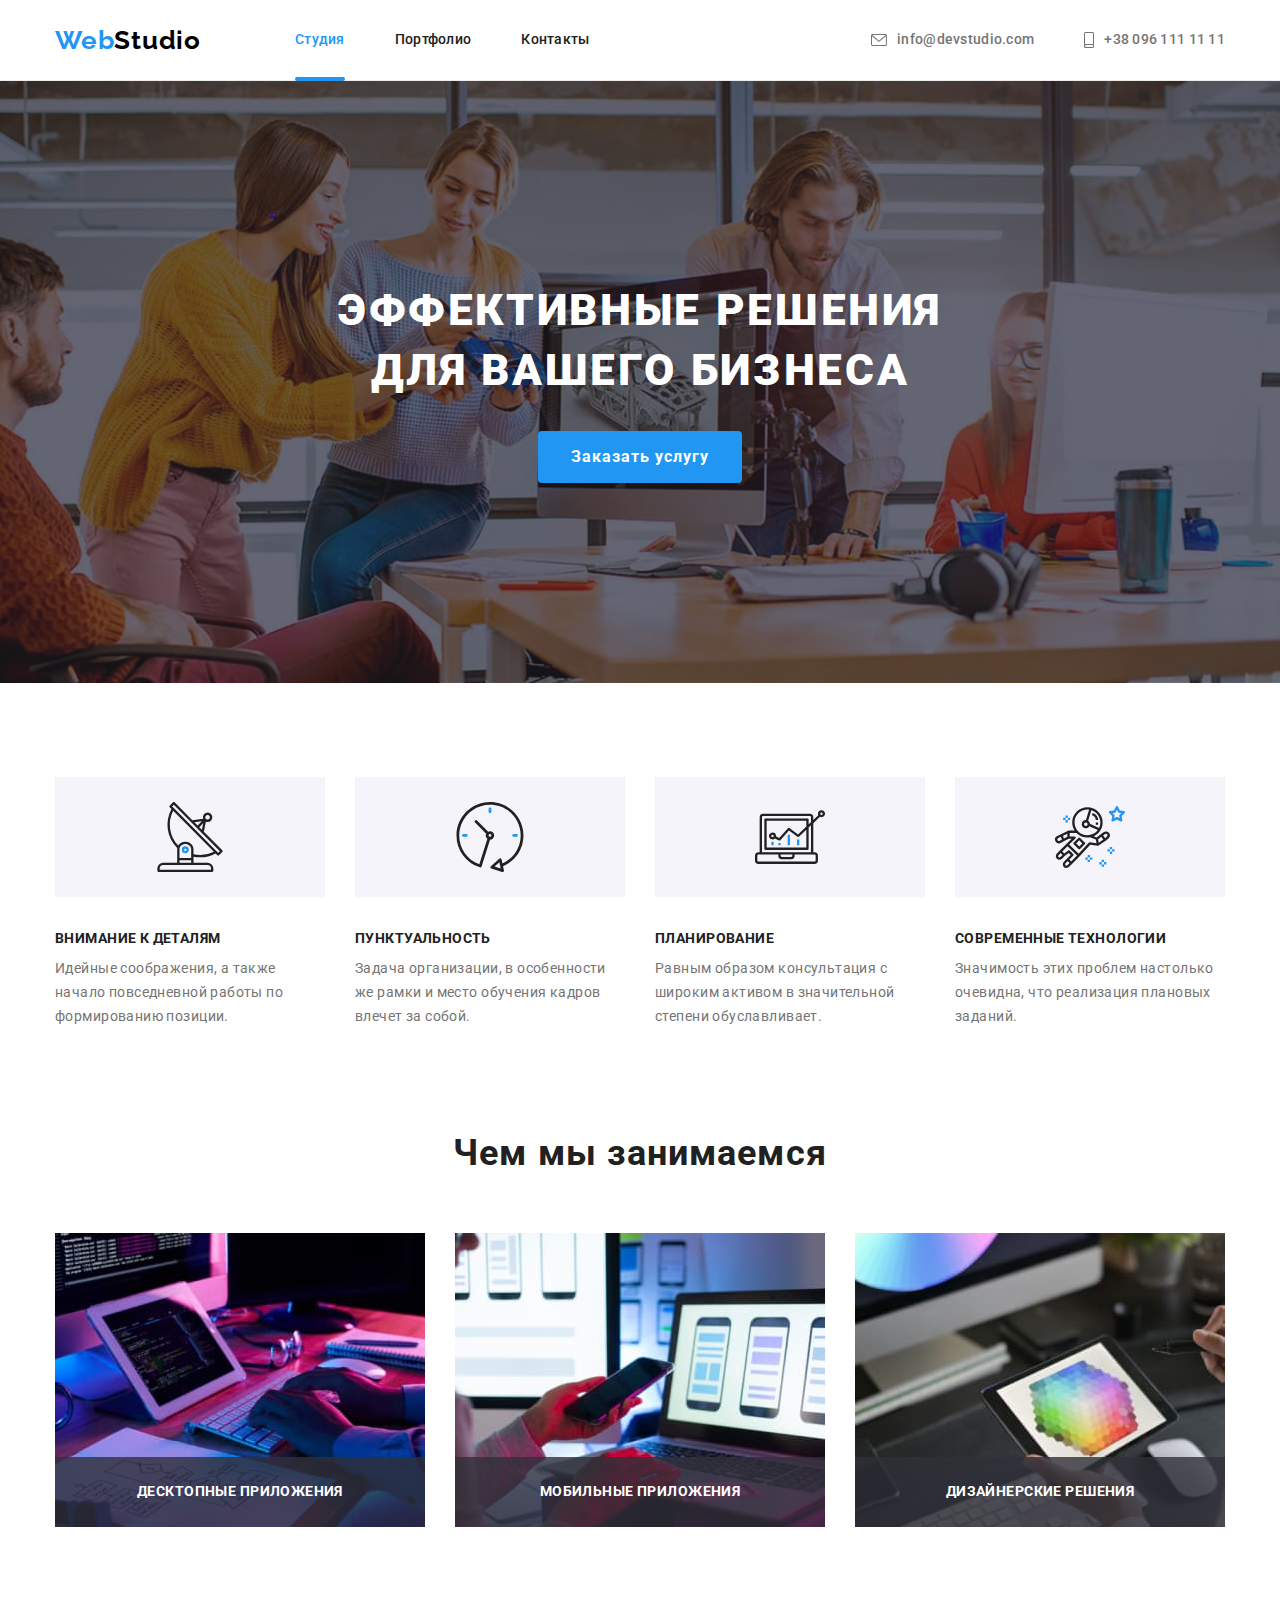
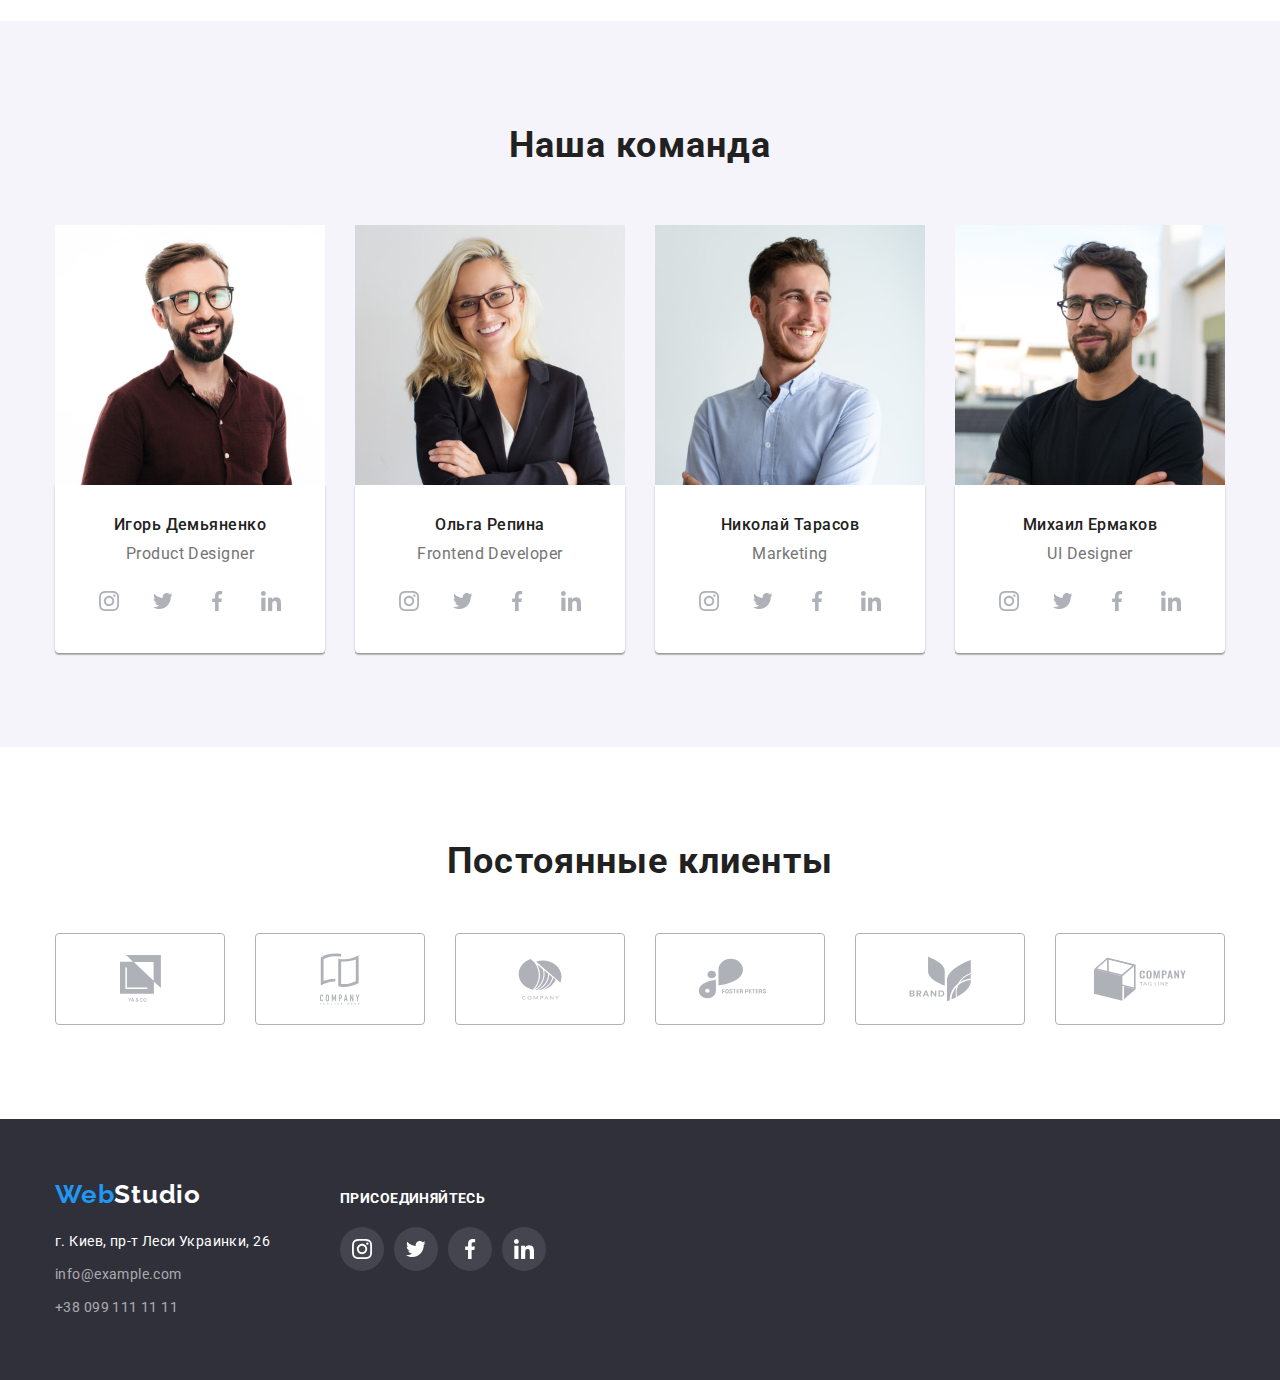
<file: index.html>
<!DOCTYPE html>
<html lang="ru">
  <head>
    <link
      rel="stylesheet"
      href="https://cdnjs.cloudflare.com/ajax/libs/modern-normalize/1.1.0/modern-normalize.min.css"
    />
    <meta charset="UTF-8" />
    <meta http-equiv="X-UA-Compatible" content="IE=edge" />
    <meta name="viewport" content="width=device-width, initial-scale=1.0" />
    <title>Studio</title>
    <link rel="preconnect" href="https://fonts.googleapis.com" />
    <link rel="preconnect" href="https://fonts.gstatic.com" crossorigin />
    <link
      href="https://fonts.googleapis.com/css2?family=Raleway:wght@700&family=Roboto:wght@400;500;700;900&display=swap"
      rel="stylesheet"
    />
    <link href="./css/styles.css" rel="stylesheet" />
  </head>
  <body>
    <!--HEADER-->

    <header class="header">
      <div class="container">
        <nav class="header-navigation">
          <a class="logo logo-header link" href="./index.html" lang="en"
            >Web<span class="logo-right-header link" lang="en">Studio</span></a
          >
          <ul class="header-list list">
            <li class="header-item">
              <a class="header-link active-link link" href="">Студия</a>
            </li>

            <li class="header-item">
              <a class="header-link link" href="./portfolio.html">Портфолио</a>
            </li>

            <li class="header-item">
              <a class="header-link link" href="">Контакты</a>
            </li>
          </ul>
        </nav>
        <div class="header-contacts">
          <a class="header-mail hover-focus link" href="mailto:info@devstudio.com"
            ><svg class="header-icon" width="16" height="12">
              <use href="./images/sprite.svg#icon-mail"></use></svg
            >info@devstudio.com
          </a>
          <a class="header-tel hover-focus link" href="tel:+380961111111">
            <svg class="header-icon" width="10" height="16">
              <use href="./images/sprite.svg#icon-tell"></use></svg
            >+38 096 111 11 11
          </a>
        </div>
      </div>
    </header>
    <main>
      <!--HERO-->

      <section class="hero">
        <div class="container">
          <h1 class="hero-title">Эффективные решения для вашего бизнеса</h1>
          <button class="hero-button" type="button" data-modal-open>Заказать услугу</button>
        </div>
      </section>

      <!--FEATURES-->

      <section class="features section">
        <div class="container">
          <h2 class="visually-hidden">Наши особенности</h2>
          <ul class="features-list list">
            <li class="features-item features-icon-first">
              <h3 class="features-item-title">Внимание к деталям</h3>
              <p class="features-text">
                Идейные соображения, а также начало повседневной работы по формированию позиции.
              </p>
            </li>

            <li class="features-item features-icon-second">
              <h3 class="features-item-title">Пунктуальность</h3>
              <p class="features-text">
                Задача организации, в особенности же рамки и место обучения кадров влечет за собой.
              </p>
            </li>

            <li class="features-item features-icon-third">
              <h3 class="features-item-title">Планирование</h3>
              <p class="features-text">
                Равным образом консультация с широким активом в значительной степени обуславливает.
              </p>
            </li>

            <li class="features-item features-icon-fourth">
              <h3 class="features-item-title">Современные технологии</h3>
              <p class="features-text">
                Значимость этих проблем настолько очевидна, что реализация плановых заданий.
              </p>
            </li>
          </ul>
        </div>
      </section>

      <!--DIRECTIONS-->

      <section class="directions section">
        <div class="container">
          <h2 class="directions-title">Чем мы занимаемся</h2>
          <ul class="directions-list list">
            <li class="directions-item">
              <img
                class="directions-img-block"
                src="./images/what-are-we-doing/box-first.jpg"
                alt="Написание кода"
                width="370"
                height="294"
              />
              <p class="directions-text">Десктопные приложения</p>
            </li>

            <li class="directions-item">
              <img
                class="directions-img-block"
                src="./images/what-are-we-doing/box-second.jpg"
                alt="Мобильные приложения"
                width="370"
                height="294"
              />
              <p class="directions-text">Мобильные приложения</p>
            </li>

            <li class="directions-item">
              <img
                class="directions-img-block"
                src="./images/what-are-we-doing/box-third.jpg"
                alt="Графический дизайн"
                width="370"
                height="294"
              />
              <p class="directions-text">Дизайнерские решения</p>
            </li>
          </ul>
        </div>
      </section>

      <!--TEAM-->

      <section class="team section">
        <div class="container">
          <h2 class="team-title">Наша команда</h2>
          <ul class="team-list list">
            <li class="team-item">
              <img
                src="./images/our-team/master-first.jpg"
                alt="мужчина в очках и в бордовой рубашке"
                width="270"
                height="260"
              />
              <div class="team-img-after">
                <h3 class="team-item-title">Игорь Демьяненко</h3>
                <p class="team-text" lang="en">Product Designer</p>
                <ul class="team-social-list list">
                  <li class="team-item-social">
                    <a
                      href=""
                      rel="noopener noreferrer"
                      target="_blank"
                      class="team-social-link social"
                    >
                      <svg class="team-social-icon" width="20" height="20">
                        <use href="./images/sprite.svg#icon-instagram"></use>
                      </svg>
                    </a>
                  </li>

                  <li class="team-item-social">
                    <a
                      href=""
                      rel="noopener noreferrer"
                      target="_blank"
                      class="team-social-link social"
                    >
                      <svg class="team-social-icon" width="20" height="20">
                        <use href="./images/sprite.svg#icon-twitter"></use>
                      </svg>
                    </a>
                  </li>

                  <li class="team-item-social">
                    <a
                      href=""
                      rel="noopener noreferrer"
                      target="_blank"
                      class="team-social-link social"
                    >
                      <svg class="team-social-icon" width="20" height="20">
                        <use href="./images/sprite.svg#icon-facebook"></use>
                      </svg>
                    </a>
                  </li>

                  <li class="team-item-social">
                    <a
                      href=""
                      rel="noopener noreferrer"
                      target="_blank"
                      class="team-social-link social"
                    >
                      <svg class="team-social-icon" width="20" height="20">
                        <use href="./images/sprite.svg#icon-linkedin"></use>
                      </svg>
                    </a>
                  </li>
                </ul>
              </div>
            </li>
            <li class="team-item">
              <img
                src="./images/our-team/master-second.jpg"
                alt="женщина в очках и в черном пиджаке"
                width="270"
                height="260"
              />
              <div class="team-img-after">
                <h3 class="team-item-title">Ольга Репина</h3>
                <p class="team-text" lang="en">Frontend Developer</p>
                <ul class="team-social-list list">
                  <li class="team-item-social">
                    <a
                      href=""
                      rel="noopener noreferrer"
                      target="_blank"
                      class="team-social-link social"
                    >
                      <svg class="team-social-icon" width="20" height="20">
                        <use href="./images/sprite.svg#icon-instagram"></use>
                      </svg>
                    </a>
                  </li>

                  <li class="team-item-social">
                    <a
                      href=""
                      rel="noopener noreferrer"
                      target="_blank"
                      class="team-social-link social"
                    >
                      <svg class="team-social-icon" width="20" height="20">
                        <use href="./images/sprite.svg#icon-twitter"></use>
                      </svg>
                    </a>
                  </li>

                  <li class="team-item-social">
                    <a
                      href=""
                      rel="noopener noreferrer"
                      target="_blank"
                      class="team-social-link social"
                    >
                      <svg class="team-social-icon" width="20" height="20">
                        <use href="./images/sprite.svg#icon-facebook"></use>
                      </svg>
                    </a>
                  </li>

                  <li class="team-item-social">
                    <a
                      href=""
                      rel="noopener noreferrer"
                      target="_blank"
                      class="team-social-link social"
                    >
                      <svg class="team-social-icon" width="20" height="20">
                        <use href="./images/sprite.svg#icon-linkedin"></use>
                      </svg>
                    </a>
                  </li>
                </ul>
              </div>
            </li>
            <li class="team-item">
              <img
                src="./images/our-team/master-third.jpg"
                alt="мужчина в голубой рубашке"
                width="270"
                height="260"
              />
              <div class="team-img-after">
                <h3 class="team-item-title">Николай Тарасов</h3>
                <p class="team-text" lang="en">Marketing</p>
                <ul class="team-social-list list">
                  <li class="team-item-social">
                    <a
                      href=""
                      rel="noopener noreferrer"
                      target="_blank"
                      class="team-social-link social"
                    >
                      <svg class="team-social-icon" width="20" height="20">
                        <use href="./images/sprite.svg#icon-instagram"></use>
                      </svg>
                    </a>
                  </li>

                  <li class="team-item-social">
                    <a
                      href=""
                      rel="noopener noreferrer"
                      target="_blank"
                      class="team-social-link social"
                    >
                      <svg class="team-social-icon" width="20" height="20">
                        <use href="./images/sprite.svg#icon-twitter"></use>
                      </svg>
                    </a>
                  </li>

                  <li class="team-item-social">
                    <a
                      href=""
                      rel="noopener noreferrer"
                      target="_blank"
                      class="team-social-link social"
                    >
                      <svg class="team-social-icon" width="20" height="20">
                        <use href="./images/sprite.svg#icon-facebook"></use>
                      </svg>
                    </a>
                  </li>

                  <li class="team-item-social">
                    <a
                      href=""
                      rel="noopener noreferrer"
                      target="_blank"
                      class="team-social-link social"
                    >
                      <svg class="team-social-icon" width="20" height="20">
                        <use href="./images/sprite.svg#icon-linkedin"></use>
                      </svg>
                    </a>
                  </li>
                </ul>
              </div>
            </li>
            <li class="team-item">
              <img
                src="./images/our-team/master-fourth.jpg"
                alt="мужчина в очках и в черной футболке"
                width="270"
                height="260"
              />
              <div class="team-img-after">
                <h3 class="team-item-title">Михаил Ермаков</h3>
                <p class="team-text" lang="en">UI Designer</p>
                <ul class="team-social-list list">
                  <li class="team-item-social">
                    <a
                      href=""
                      rel="noopener noreferrer"
                      target="_blank"
                      class="team-social-link social"
                    >
                      <svg class="team-social-icon" width="20" height="20">
                        <use href="./images/sprite.svg#icon-instagram"></use>
                      </svg>
                    </a>
                  </li>

                  <li class="team-item-social">
                    <a
                      href=""
                      rel="noopener noreferrer"
                      target="_blank"
                      class="team-social-link social"
                    >
                      <svg class="team-social-icon" width="20" height="20">
                        <use href="./images/sprite.svg#icon-twitter"></use>
                      </svg>
                    </a>
                  </li>

                  <li class="team-item-social">
                    <a
                      href=""
                      rel="noopener noreferrer"
                      target="_blank"
                      class="team-social-link social"
                    >
                      <svg class="team-social-icon" width="20" height="20">
                        <use href="./images/sprite.svg#icon-facebook"></use>
                      </svg>
                    </a>
                  </li>

                  <li class="team-item-social">
                    <a
                      href=""
                      rel="noopener noreferrer"
                      target="_blank"
                      class="team-social-link social"
                    >
                      <svg class="team-social-icon" width="20" height="20">
                        <use href="./images/sprite.svg#icon-linkedin"></use>
                      </svg>
                    </a>
                  </li>
                </ul>
              </div>
            </li>
          </ul>
        </div>
      </section>

      <!--CLIENTS-->

      <section class="clients section">
        <div class="container">
          <h2 class="clients-title">Постоянные клиенты</h2>
          <ul class="clients-list list">
            <li class="clients-item">
              <a href="" rel="noopener noreferrer" target="_blank" class="clients-link link">
                <svg class="clients-icon" width="41" height="47">
                  <use href="./images/sprite.svg#icon-client-first"></use>
                </svg>
              </a>
            </li>

            <li class="clients-item">
              <a href="" rel="noopener noreferrer" target="_blank" class="clients-link link">
                <svg class="clients-icon" width="40" height="52">
                  <use href="./images/sprite.svg#icon-client-second"></use>
                </svg>
              </a>
            </li>

            <li class="clients-item">
              <a href="" rel="noopener noreferrer" target="_blank" class="clients-link link">
                <svg class="clients-icon" width="44" height="42">
                  <use href="./images/sprite.svg#icon-client-third"></use>
                </svg>
              </a>
            </li>

            <li class="clients-item">
              <a href="" rel="noopener noreferrer" target="_blank" class="clients-link link">
                <svg class="clients-icon" width="85" height="41">
                  <use href="./images/sprite.svg#icon-client-fourth"></use>
                </svg>
              </a>
            </li>

            <li class="clients-item">
              <a href="" rel="noopener noreferrer" target="_blank" class="clients-link link">
                <svg class="clients-icon" width="63" height="46">
                  <use href="./images/sprite.svg#icon-client-fifth"></use>
                </svg>
              </a>
            </li>

            <li class="clients-item">
              <a href="" rel="noopener noreferrer" target="_blank" class="clients-link link">
                <svg class="clients-icon" width="94" height="44">
                  <use href="./images/sprite.svg#icon-client-sixth"></use>
                </svg>
              </a>
            </li>
          </ul>
        </div>
      </section>
    </main>

    <!--FOOTER-->

    <footer class="footer">
      <div class="container section">
        <div class="footer-left">
          <a class="logo logo-footer link" href="./index.html" lang="en"
            >Web<span class="logo-right-footer link" lang="en">Studio</span></a
          >
          <address class="footer-address">
            <ul class="footer-list list">
              <li class="footer-item">
                <a
                  class="footer-link-map link"
                  href="https://goo.gl/maps/AGmY3bvH4sLyyWcT8"
                  target="_blank"
                  rel="noreferrer noopener"
                  >г. Киев, пр-т Леси Украинки, 26</a
                >
              </li>

              <li class="footer-item">
                <a class="footer-link-mail link" href="mailto:info@example.com">info@example.com</a>
              </li>

              <li class="footer-item">
                <a class="footer-link-tel link" href="tel:+380991111111">+38 099 111 11 11</a>
              </li>
            </ul>
          </address>
        </div>
        <div class="footer-right">
          <h3 class="footer-social-text">присоединяйтесь</h3>
          <ul class="footer-social-list list">
            <li class="footer-social-item">
              <a href="" class="footer-social-link link">
                <svg class="footer-sical-icon" width="20" height="20">
                  <use href="./images/sprite.svg#icon-instagram"></use>
                </svg>
              </a>
            </li>

            <li class="footer-social-item">
              <a href="" class="footer-social-link link">
                <svg class="footer-sical-icon" width="20" height="20">
                  <use href="./images/sprite.svg#icon-twitter"></use>
                </svg>
              </a>
            </li>

            <li class="footer-social-item">
              <a href="" class="footer-social-link link">
                <svg class="footer-sical-icon" width="20" height="20">
                  <use href="./images/sprite.svg#icon-facebook"></use>
                </svg>
              </a>
            </li>

            <li class="footer-social-item">
              <a href="" class="footer-social-link link">
                <svg class="footer-sical-icon" width="20" height="20">
                  <use href="./images/sprite.svg#icon-linkedin"></use>
                </svg>
              </a>
            </li>
          </ul>
        </div>
      </div>
    </footer>
    <div class="backdrop is-hidden" data-modal>
      <div class="modal-window">
        <button type="button" class="btn-modal" data-modal-close>
          <svg class="modal-icon" height="18" width="18">
            <use href="./images/sprite.svg#icon-modal-close"></use>
          </svg>
        </button>
      </div>
    </div>
    <script src="./js/modal.js"></script>
  </body>
</html>
</file>
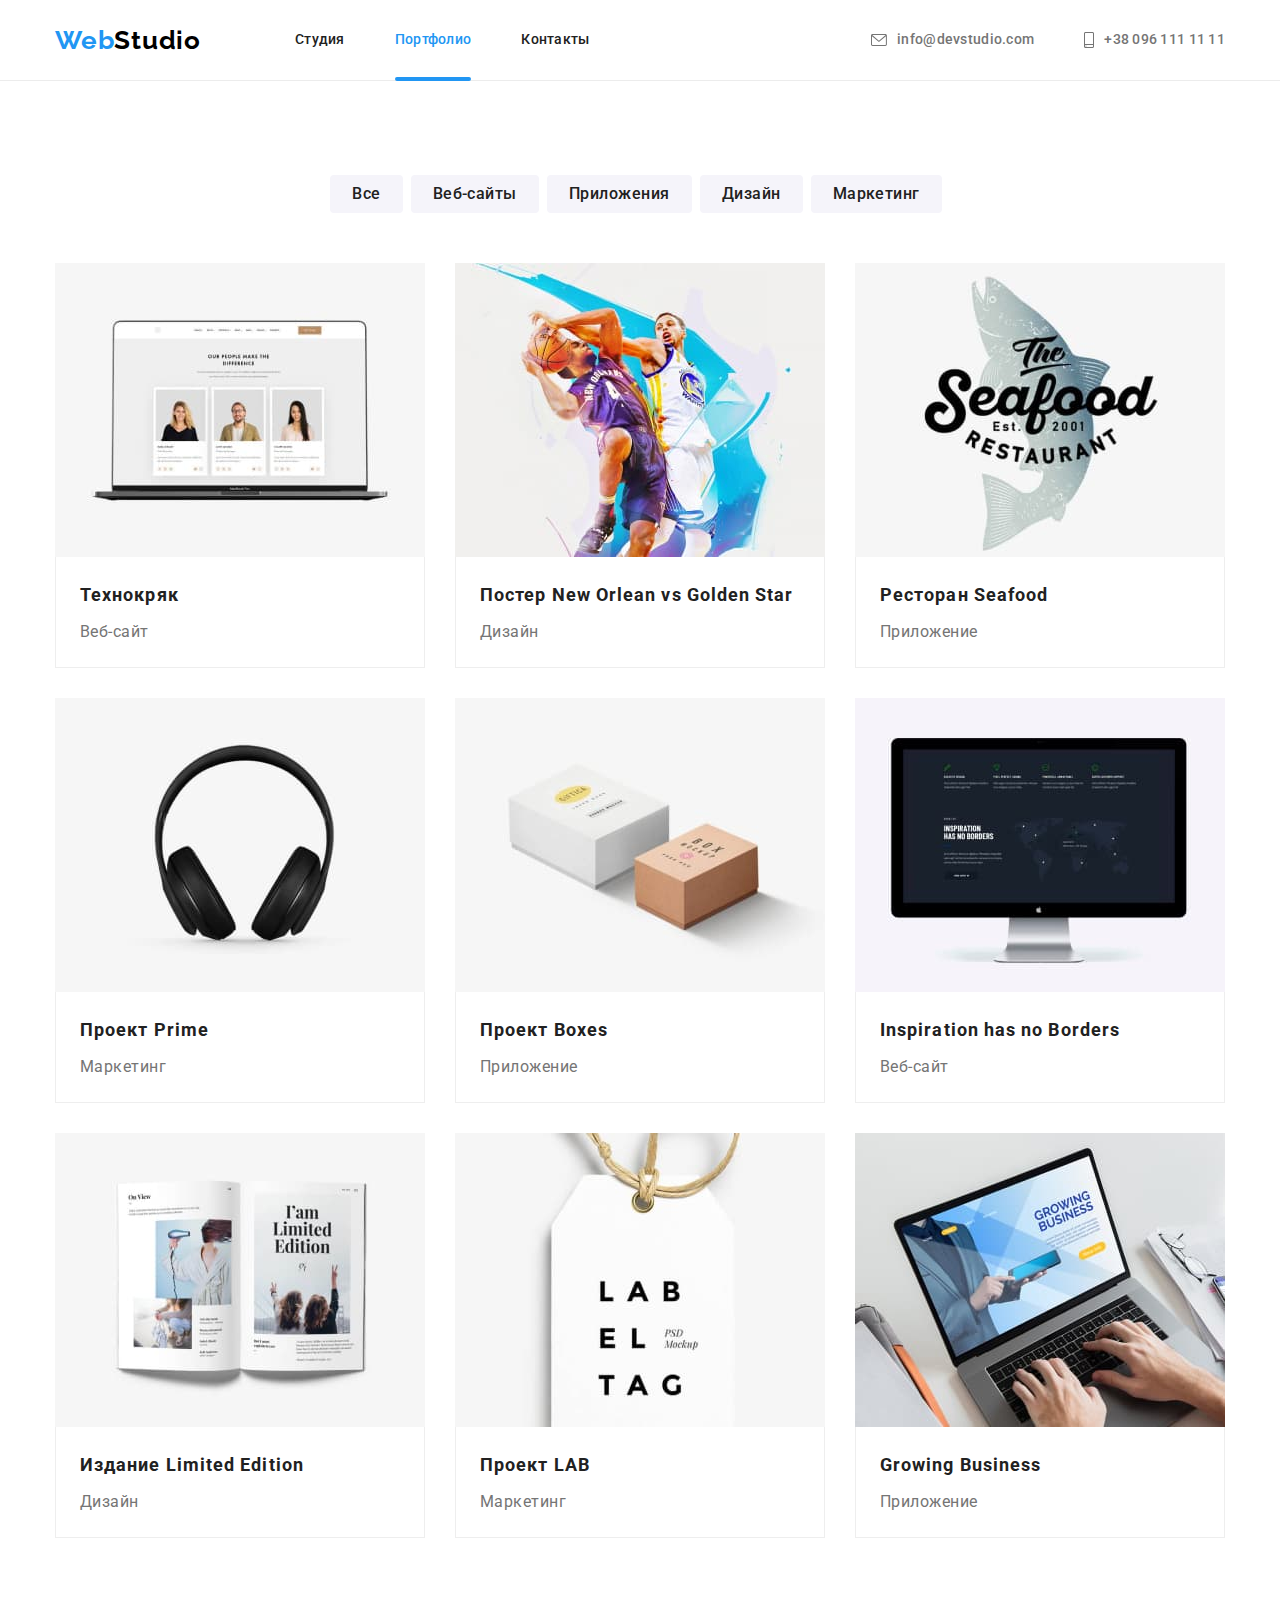
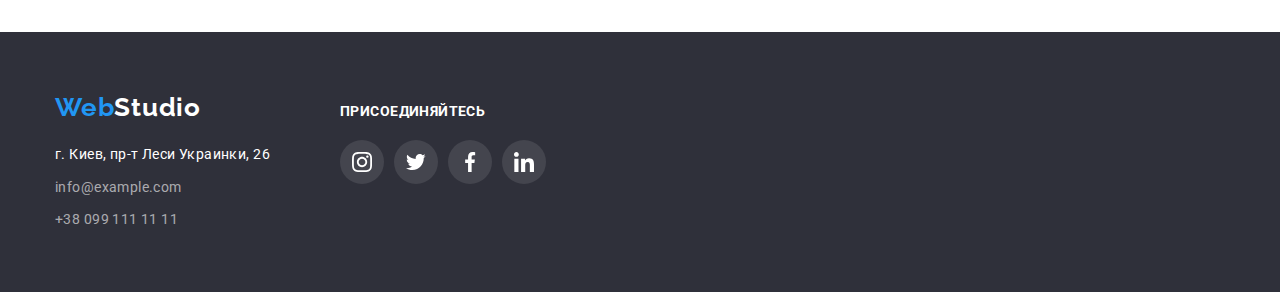
<file: portfolio.html>
<!DOCTYPE html>
<html lang="ru">
  <head>
    <link
      rel="stylesheet"
      href="https://cdnjs.cloudflare.com/ajax/libs/modern-normalize/1.1.0/modern-normalize.min.css"
    />
    <meta charset="UTF-8" />
    <meta http-equiv="X-UA-Compatible" content="IE=edge" />
    <meta name="viewport" content="width=device-width, initial-scale=1.0" />
    <title>Portfolio</title>
    <link rel="preconnect" href="https://fonts.googleapis.com" />
    <link rel="preconnect" href="https://fonts.gstatic.com" crossorigin />
    <link
      href="https://fonts.googleapis.com/css2?family=Raleway:wght@700&family=Roboto:wght@400;500;700;900&display=swap"
      rel="stylesheet"
    />
    <link href="./css/styles.css" rel="stylesheet" />
  </head>
  <body>
    <!--HEADER-->

    <header class="header">
      <div class="container">
        <nav class="header-navigation">
          <a
            class="logo logo-header link animate__animated animate__shakeX"
            href="./index.html"
            lang="en"
            >Web<span class="logo-right-header link" lang="en">Studio</span></a
          >
          <ul class="header-list list">
            <li class="header-item">
              <a class="header-link link" href="./index.html">Студия</a>
            </li>

            <li class="header-item">
              <a class="header-link active-link link" href="./portfolio.html">Портфолио</a>
            </li>

            <li class="header-item">
              <a class="header-link link" href="">Контакты</a>
            </li>
          </ul>
        </nav>
        <div class="header-contacts">
          <a class="header-mail hover-focus link" href="mailto:info@devstudio.com"
            ><svg class="header-icon" width="16" height="12">
              <use href="./images/sprite.svg#icon-mail"></use></svg
            >info@devstudio.com
          </a>
          <a class="header-tel hover-focus link" href="tel:+380961111111"
            ><svg class="header-icon" width="10" height="16">
              <use href="./images/sprite.svg#icon-tell"></use></svg
            >+38 096 111 11 11</a
          >
        </div>
      </div>
    </header>

    <!-- PORTFOLIO -->
    <main>
      <section class="portfolio section">
        <div class="container">
          <h1 class="visually-hidden">Портфолио</h1>
          <ul class="portfolio-list-btn list">
            <li class="portfolio-item-btn list">
              <button class="button-btn" type="button">Все</button>
            </li>

            <li class="portfolio-item-btn list">
              <button class="button-btn" type="button">Веб-сайты</button>
            </li>

            <li class="portfolio-item-btn list">
              <button class="button-btn" type="button">Приложения</button>
            </li>

            <li class="portfolio-it em-btn list">
              <button class="button-btn" type="button">Дизайн</button>
            </li>

            <li class="portfolio-item-btn list">
              <button class="button-btn" type="button">Маркетинг</button>
            </li>
          </ul>
          <ul class="portfolio-list list">
            <li class="portfolio-item">
              <a class="link portfolio-item-link" href="">
                <div class="portfolio-overlay">
                  <img
                    src="./images/portfolio/portfolio-first.jpg"
                    alt="Ноутбук с открытым сайтом"
                    width="370"
                    height="294"
                  />
                  <p class="portfolio-overlay-text">
                    Технокряк это современная площадка распространения коронавируса. Компании
                    используют эту платформу для цифрового шпионажа и атак на защищённые сервера
                    конкурентов.
                  </p>
                </div>
                <div class="portfolio-after-img">
                  <h2 class="portfolio-item-title">Технокряк</h2>
                  <p class="portfolio-text">Веб-сайт</p>
                </div>
              </a>
            </li>

            <li class="portfolio-item">
              <a class="link portfolio-item-link" href="">
                <div class="portfolio-overlay">
                  <img
                    src="./images/portfolio/portfolio-second.jpg"
                    alt="Два баскетболиста с мячём"
                    width="370"
                    height="294"
                  />
                  <p class="portfolio-overlay-text">
                    Lorem ipsum dolor sit amet consectetur adipisicing elit. Quis, dolores qui earum
                    sapiente eveniet molestias, cupiditate accusamus vel, commodi nesciunt nemo ipsa
                    quo corrupti rerum consequuntur facilis eos. Aspernatur explicabo necessitatibus
                    dignissimos mollitia exercitationem, asperiores porro minus sunt in provident
                    animi quasi quam omnis labore assumenda harum quo atque. Repellendus numquam
                    harum distinctio maiores, iste modi facilis aspernatur quae repudiandae sequi ut
                    et voluptatibus molestiae cupiditate incidunt temporibus reprehenderit
                    asperiores. Maxime corrupti possimus asperiores animi tempora rem eligendi fugit
                    ducimus.
                  </p>
                </div>
                <div class="portfolio-after-img">
                  <h2 class="portfolio-item-title">
                    Постер <span lang="en">New Orlean vs Golden Star</span>
                  </h2>
                  <p class="portfolio-text">Дизайн</p>
                </div>
              </a>
            </li>

            <li class="portfolio-item">
              <a class="link portfolio-item-link" href="">
                <div class="portfolio-overlay">
                  <img
                    src="./images/portfolio/portfolio-third.jpg"
                    alt="Рыба и логотип ресторана"
                    width="370"
                    height="294"
                  />
                  <p class="portfolio-overlay-text">
                    Lorem ipsum dolor sit amet consectetur adipisicing elit. Quis, dolores qui earum
                    sapiente eveniet molestias, cupiditate accusamus vel, commodi nesciunt nemo ipsa
                    quo corrupti rerum consequuntur facilis eos. Aspernatur explicabo necessitatibus
                    dignissimos mollitia exercitationem, asperiores porro minus sunt in provident
                    animi quasi quam omnis labore assumenda harum quo atque. Repellendus numquam
                    harum distinctio maiores, iste modi facilis aspernatur quae repudiandae sequi ut
                    et voluptatibus molestiae cupiditate incidunt temporibus reprehenderit
                    asperiores. Maxime corrupti possimus asperiores animi tempora rem eligendi fugit
                    ducimus.
                  </p>
                </div>

                <div class="portfolio-after-img">
                  <h2 class="portfolio-item-title">Ресторан <span lang="en">Seafood</span></h2>
                  <p class="portfolio-text">Приложение</p>
                </div>
              </a>
            </li>

            <li class="portfolio-item">
              <a class="link portfolio-item-link" href="">
                <div class="portfolio-overlay">
                  <img
                    src="./images/portfolio/portfolio-fourth.jpg"
                    alt="Накладные наушники"
                    width="370"
                    height="294"
                  />
                  <p class="portfolio-overlay-text">
                    Lorem ipsum dolor sit amet consectetur adipisicing elit. Quis, dolores qui earum
                    sapiente eveniet molestias, cupiditate accusamus vel, commodi nesciunt nemo ipsa
                    quo corrupti rerum consequuntur facilis eos. Aspernatur explicabo necessitatibus
                    dignissimos mollitia exercitationem, asperiores porro minus sunt in provident
                    animi quasi quam omnis labore assumenda harum quo atque. Repellendus numquam
                    harum distinctio maiores, iste modi facilis aspernatur quae repudiandae sequi ut
                    et voluptatibus molestiae cupiditate incidunt temporibus reprehenderit
                    asperiores. Maxime corrupti possimus asperiores animi tempora rem eligendi fugit
                    ducimus.
                  </p>
                </div>
                <div class="portfolio-after-img">
                  <h2 class="portfolio-item-title">Проект <span lang="en">Prime</span></h2>
                  <p class="portfolio-text">Маркетинг</p>
                </div>
              </a>
            </li>

            <li class="portfolio-item">
              <a class="link portfolio-item-link" href="">
                <div class="portfolio-overlay">
                  <img
                    src="./images/portfolio/portfolio-fifth.jpg"
                    alt="Две коробки, белая и коричневая"
                    width="370"
                    height="294"
                  />
                  <p class="portfolio-overlay-text">
                    Lorem ipsum dolor sit amet consectetur adipisicing elit. Quis, dolores qui earum
                    sapiente eveniet molestias, cupiditate accusamus vel, commodi nesciunt nemo ipsa
                    quo corrupti rerum consequuntur facilis eos. Aspernatur explicabo necessitatibus
                    dignissimos mollitia exercitationem, asperiores porro minus sunt in provident
                    animi quasi quam omnis labore assumenda harum quo atque. Repellendus numquam
                    harum distinctio maiores, iste modi facilis aspernatur quae repudiandae sequi ut
                    et voluptatibus molestiae cupiditate incidunt temporibus reprehenderit
                    asperiores. Maxime corrupti possimus asperiores animi tempora rem eligendi fugit
                    ducimus.
                  </p>
                </div>
                <div class="portfolio-after-img">
                  <h2 class="portfolio-item-title">Проект <span lang="en">Boxes</span></h2>
                  <p class="portfolio-text">Приложение</p>
                </div>
              </a>
            </li>

            <li class="portfolio-item">
              <a class="link portfolio-item-link" href="">
                <div class="portfolio-overlay">
                  <img
                    src="./images/portfolio/portfolio-sixth.jpg"
                    alt="Моноблок с открытым сайтом"
                    width="370"
                    height="294"
                  />
                  <p class="portfolio-overlay-text">
                    Lorem ipsum dolor sit amet consectetur adipisicing elit. Quis, dolores qui earum
                    sapiente eveniet molestias, cupiditate accusamus vel, commodi nesciunt nemo ipsa
                    quo corrupti rerum consequuntur facilis eos. Aspernatur explicabo necessitatibus
                    dignissimos mollitia exercitationem, asperiores porro minus sunt in provident
                    animi quasi quam omnis labore assumenda harum quo atque. Repellendus numquam
                    harum distinctio maiores, iste modi facilis aspernatur quae repudiandae sequi ut
                    et voluptatibus molestiae cupiditate incidunt temporibus reprehenderit
                    asperiores. Maxime corrupti possimus asperiores animi tempora rem eligendi fugit
                    ducimus.
                  </p>
                </div>
                <div class="portfolio-after-img">
                  <h2 class="portfolio-item-title" lang="en">Inspiration has no Borders</h2>
                  <p class="portfolio-text">Веб-сайт</p>
                </div>
              </a>
            </li>

            <li class="portfolio-item">
              <a class="link portfolio-item-link" href="">
                <div class="portfolio-overlay">
                  <img
                    src="./images/portfolio/portfolio-seventh.jpg"
                    alt="Развернутая книга"
                    width="370"
                    height="294"
                  />
                  <p class="portfolio-overlay-text">
                    Lorem ipsum dolor sit amet consectetur adipisicing elit. Quis, dolores qui earum
                    sapiente eveniet molestias, cupiditate accusamus vel, commodi nesciunt nemo ipsa
                    quo corrupti rerum consequuntur facilis eos. Aspernatur explicabo necessitatibus
                    dignissimos mollitia exercitationem, asperiores porro minus sunt in provident
                    animi quasi quam omnis labore assumenda harum quo atque. Repellendus numquam
                    harum distinctio maiores, iste modi facilis aspernatur quae repudiandae sequi ut
                    et voluptatibus molestiae cupiditate incidunt temporibus reprehenderit
                    asperiores. Maxime corrupti possimus asperiores animi tempora rem eligendi fugit
                    ducimus.
                  </p>
                </div>
                <div class="portfolio-after-img">
                  <h2 class="portfolio-item-title">
                    Издание <span lang="en">Limited Edition</span>
                  </h2>
                  <p class="portfolio-text">Дизайн</p>
                </div>
              </a>
            </li>

            <li class="portfolio-item">
              <a class="link portfolio-item-link" href="">
                <div class="portfolio-overlay">
                  <img
                    src="./images/portfolio/portfolio-eighth.jpg"
                    alt="Белая бирка с веревкой"
                    width="370"
                    height="294"
                  />
                  <p class="portfolio-overlay-text">
                    Lorem ipsum dolor sit amet consectetur adipisicing elit. Quis, dolores qui earum
                    sapiente eveniet molestias, cupiditate accusamus vel, commodi nesciunt nemo ipsa
                    quo corrupti rerum consequuntur facilis eos. Aspernatur explicabo necessitatibus
                    dignissimos mollitia exercitationem, asperiores porro minus sunt in provident
                    animi quasi quam omnis labore assumenda harum quo atque. Repellendus numquam
                    harum distinctio maiores, iste modi facilis aspernatur quae repudiandae sequi ut
                    et voluptatibus molestiae cupiditate incidunt temporibus reprehenderit
                    asperiores. Maxime corrupti possimus asperiores animi tempora rem eligendi fugit
                    ducimus.
                  </p>
                </div>
                <div class="portfolio-after-img">
                  <h2 class="portfolio-item-title">Проект <span lang="en">LAB</span></h2>
                  <p class="portfolio-text">Маркетинг</p>
                </div>
              </a>
            </li>

            <li class="portfolio-item">
              <a class="link portfolio-item-link" href="">
                <div class="portfolio-overlay">
                  <img
                    src="./images/portfolio/portfolio-ninth.jpg"
                    alt="Человек печатает на ноутбуке"
                    width="370"
                    height="294"
                  />
                  <p class="portfolio-overlay-text">
                    Lorem ipsum dolor sit amet consectetur adipisicing elit. Quis, dolores qui earum
                    sapiente eveniet molestias, cupiditate accusamus vel, commodi nesciunt nemo ipsa
                    quo corrupti rerum consequuntur facilis eos. Aspernatur explicabo necessitatibus
                    dignissimos mollitia exercitationem, asperiores porro minus sunt in provident
                    animi quasi quam omnis labore assumenda harum quo atque. Repellendus numquam
                    harum distinctio maiores, iste modi facilis aspernatur quae repudiandae sequi ut
                    et voluptatibus molestiae cupiditate incidunt temporibus reprehenderit
                    asperiores. Maxime corrupti possimus asperiores animi tempora rem eligendi fugit
                    ducimus.
                  </p>
                </div>
                <div class="portfolio-after-img">
                  <h2 class="portfolio-item-title" lang="en">Growing Business</h2>
                  <p class="portfolio-text">Приложение</p>
                </div>
              </a>
            </li>
          </ul>
        </div>
      </section>
    </main>
    <!--Подвал сайта-->

    <footer class="footer">
      <div class="container section">
        <div class="footer-left">
          <a class="logo logo-footer link" href="./index.html" lang="en"
            >Web<span class="logo-right-footer link" lang="en">Studio</span></a
          >
          <address class="footer-address">
            <ul class="footer-list list">
              <li class="footer-item">
                <a
                  class="footer-link-map link"
                  href="https://goo.gl/maps/AGmY3bvH4sLyyWcT8"
                  target="_blank"
                  rel="noreferrer noopener"
                  >г. Киев, пр-т Леси Украинки, 26</a
                >
              </li>

              <li class="footer-item">
                <a class="footer-link-mail link" href="mailto:info@example.com">info@example.com</a>
              </li>

              <li class="footer-item">
                <a class="footer-link-tel link" href="tel:+380991111111">+38 099 111 11 11</a>
              </li>
            </ul>
          </address>
        </div>
        <div class="footer-right">
          <h3 class="footer-social-text">присоединяйтесь</h3>
          <ul class="footer-social-list list">
            <li class="footer-social-item">
              <a href="" class="footer-social-link link">
                <svg class="footer-sical-icon" width="20" height="20">
                  <use href="./images/sprite.svg#icon-instagram"></use>
                </svg>
              </a>
            </li>

            <li class="footer-social-item">
              <a href="" class="footer-social-link link">
                <svg class="footer-sical-icon" width="20" height="20">
                  <use href="./images/sprite.svg#icon-twitter"></use>
                </svg>
              </a>
            </li>

            <li class="footer-social-item">
              <a href="" class="footer-social-link link">
                <svg class="footer-sical-icon" width="20" height="20">
                  <use href="./images/sprite.svg#icon-facebook"></use>
                </svg>
              </a>
            </li>

            <li class="footer-social-item">
              <a href="" class="footer-social-link link">
                <svg class="footer-sical-icon" width="20" height="20">
                  <use href="./images/sprite.svg#icon-linkedin"></use>
                </svg>
              </a>
            </li>
          </ul>
        </div>
      </div>
    </footer>
  </body>
</html>
</file>
<file: css/styles.css>
:root {
  --main-title-color: #212121;
  --secondary-title-color: #212121;
  --accent-color: #2196f3;
  --main-text-color: #757575;
  --secondary-text-color: #ffffff;
}

p,
h1,
h2,
h3,
h4,
h5,
h6 {
  margin-top: 0;
  margin-bottom: 0;
}

ul {
  margin-top: 0;
  margin-bottom: 0;
  padding-left: 0;
}

img {
  display: block;
  max-width: 100%;
}

.visually-hidden {
  position: absolute;
  width: 1px;
  height: 1px;
  margin: -1px;
  padding: 0;
  overflow: hidden;
  border: 0;
  clip: rect(0 0 0 0);
}

.link {
  text-decoration: none;
}

.section {
  padding-top: 94px;
  padding-bottom: 94px;
}

.container {
  width: 1200px;
  padding: 0 15px;
  margin: 0 auto;
}

.list {
  list-style-type: none;
}
.logo {
  font-family: Raleway;
  font-weight: 700;
  font-size: 26px;
  line-height: 1.19;
  letter-spacing: 0.03em;
  color: var(--accent-color);
}

body {
  font-family: 'Roboto', sans-serif;
  color: var(--main-text-color);
}

/* ----------------HEADER------------- */

.header {
  border-bottom: 1px solid #ececec;
}

.header > .container {
  display: flex;
  align-items: center;
}

.header-navigation {
  display: flex;
  align-items: center;
}

.logo-header {
  margin-right: 94px;
}

.logo-right-header {
  color: #000000;
}

.header-list {
  display: flex;
}

.header-item {
  position: relative;
}

.header-item:not(:last-child) {
  margin-right: 50px;
}

.header-contacts {
  margin-left: auto;
  display: flex;
}

.header-link,
.hover-focus {
  font-style: normal;
  font-weight: 500;
  font-size: 14px;
  line-height: 1.14;
  letter-spacing: 0.02em;
  color: var(--secondary-title-color);
  transition: color 250ms cubic-bezier(0.4, 0, 0.2, 1);
}

.header-link {
  display: block;
  padding: 32px 0;
}

.header-link:hover,
.header-link:focus,
.hover-focus:hover,
.hover-focus:focus {
  color: var(--accent-color);
}

.hover-focus:hover .header-icon,
.hover-focus:focus .header-icon {
  fill: var(--accent-color);
}

.active-link {
  color: var(--accent-color);
}

.active-link::after {
  position: absolute;
  left: 0;
  bottom: -1px;
  content: '';
  width: 100%;
  height: 2px;
  display: inline-block;
  background-color: #2196f3;
  border: 2px solid;
  border-radius: 2px;
}

.header-icon {
  fill: currentColor;
  margin-right: 10px;
  transition: fill 250ms cubic-bezier(0.4, 0, 0.2, 1);
}

.header-mail {
  margin-right: 50px;
}

.hover-focus {
  color: var(--main-text-color);
  padding: 32px 0;
  display: flex;
  align-items: center;
}

/* ++++++++++++++++++INDEX.HTML++++++++++++++++++ */

/* ----------------HERO------------- */

.hero {
  max-width: 1600px;
  padding-top: 200px;
  padding-bottom: 200px;
  margin: auto;

  background-color: #c4c4c4;
  background-image: linear-gradient(rgba(47, 48, 58, 0.4), rgba(47, 48, 58, 0.4)),
    url(../images/hero/img-hero.jpg);
  background-repeat: no-repeat;
  background-size: cover;
  background-position: center;
}

.hero > .container {
  text-align: center;
}

.hero-title {
  font-weight: 900;
  font-size: 44px;
  line-height: 1.36;
  letter-spacing: 0.06em;
  text-transform: uppercase;
  color: #ffffff;

  margin-bottom: 30px;
  margin-left: auto;
  margin-right: auto;
  max-width: 696px;
}

.hero-button {
  font-weight: 700;
  font-size: 16px;
  line-height: 1.87;
  letter-spacing: 0.06em;
  color: var(--secondary-text-color);
  background-color: var(--accent-color);
  cursor: pointer;
  border-radius: 4px;
  border: 1px solid transparent;
  padding: 10px 32px;
  transition: background-color 250ms cubic-bezier(0.4, 0, 0.2, 1);
}

.hero-button:hover,
.hero-button:focus {
  background-color: #188ce8;
  box-shadow: 0px 4px 4px rgba(0, 0, 0, 0.15);
}

/* ----------------FEATURES------------- */

.features > .container {
  display: flex;
}

.features-list {
  display: flex;
}

.features-item:not(last-child) {
  margin-right: 30px;
}

.features-item::before {
  content: '';
  display: inline-block;
  width: 270px;
  height: 120px;
  background-color: #f5f4fa;
  margin-bottom: 30px;
}

.features-icon-first::before {
  background-image: url(../images/features/group-first\ .svg);
}

.features-icon-second::before {
  background-image: url(../images/features/group-second\ .svg);
}

.features-icon-third::before {
  background-image: url(../images/features/group-third\ .svg);
}

.features-icon-fourth::before {
  background-image: url(../images/features/group-fourth.svg);
}

.features-item-title {
  font-weight: 700;
  font-size: 14px;
  line-height: 1.14;
  letter-spacing: 0.03em;
  text-transform: uppercase;
  color: #212121;

  margin-bottom: 10px;
}

.features-text {
  font-size: 14px;
  line-height: 1.71;
  letter-spacing: 0.03em;
}

/* ----------------DIRECTIONS------------- */

.directions {
  padding-top: 0;
}

.directions-list {
  display: flex;
}

.directions-title {
  margin-bottom: 50px;
}

.directions-title,
.team-title {
  font-weight: 700;
  font-size: 36px;
  line-height: 1.67;
  text-align: center;
  letter-spacing: 0.03em;
  color: var(--main-title-color);
}

.directions-item {
  position: relative;
}

.directions-item:not(:last-child) {
  margin-right: 30px;
}

.directions-text {
  position: absolute;
  bottom: 0;
  left: 0;
  width: 100%;
  font-weight: 700;
  font-size: 14px;
  line-height: 1.14;
  text-align: center;
  letter-spacing: 0.03em;
  text-transform: uppercase;
  background-color: rgba(47, 48, 58, 0.8);
  padding: 27px 0;
  color: var(--secondary-text-color);
}

/* ----------------TEAM------------- */

.team {
  background-color: #f5f4fa;
}

.team-title {
  margin-bottom: 50px;
}

.team-list {
  display: flex;
  flex-wrap: wrap;
  margin-left: -30px;
}

.team-list > .team-item {
  flex-basis: calc(100% / 4 - 30px);
  margin-left: 30px;
}

.team-img-after {
  text-align: center;
  padding-top: 30px;
  padding-bottom: 30px;

  background-color: #ffffff;
  border-radius: 0px 0px 4px 4px;
  box-shadow: 0px 1px 3px rgba(0, 0, 0, 0.12), 0px 1px 1px rgba(0, 0, 0, 0.14),
    0px 2px 1px rgba(0, 0, 0, 0.2);
}

.team-text,
.team-item-title {
  font-size: 16px;
  line-height: 1.19;
  text-align: center;
  letter-spacing: 0.03em;
}

.team-item-title {
  font-weight: 500;
  color: var(--secondary-title-color);
  margin-bottom: 10px;
}

.team-text {
  font-weight: 400;
  margin-bottom: 16px;
}

.team-social-list {
  display: flex;
  justify-content: center;
}

.team-item-social {
  width: 44px;
  height: 44px;
}

.team-item-social:not(:last-child) {
  margin-right: 10px;
}

.team-social-link {
  width: 100%;
  height: 100%;
  display: flex;
  align-items: center;
  justify-content: center;
  border-radius: 50%;
  background-color: #ffffff;
  transition: background-color 250ms cubic-bezier(0.4, 0, 0.2, 1);
}

.team-social-link:hover,
.team-social-link:focus {
  background-color: var(--accent-color);
}

.team-social-link:hover .team-social-icon,
.team-social-link:focus .team-social-icon {
  fill: #ffffff;
}

.team-social-icon {
  fill: #afb1b8;
  transition: fill 250ms cubic-bezier(0.4, 0, 0.2, 1);
}

/* ----------------CLIENTS------------- */

.clients-title {
  font-weight: 700;
  font-size: 36px;
  line-height: 1.16;
  text-align: center;
  letter-spacing: 0.03em;
  color: var(--main-title-color);

  margin-bottom: 50px;
}

.clients-list {
  display: flex;
  justify-content: center;
  margin: auto;
}

.clients-item {
  width: 170px;
  height: 92px;
  display: flex;
}

.clients-item:not(:last-child) {
  margin-right: 30px;
}

.clients-link {
  width: 100%;
  height: 100%;
  border-radius: 4px;
  border: 1px solid #afb1b8;
  display: flex;
  justify-content: center;
  align-items: center;
  transition: border-color 250ms cubic-bezier(0.4, 0, 0.2, 1);
}

.clients-icon {
  fill: #afb1b8;
  transition: fill 250ms cubic-bezier(0.4, 0, 0.2, 1);
}

.clients-link:hover,
.clients-link:focus {
  border-color: var(--accent-color);
}

.clients-link:hover .clients-icon,
.clients-link:focus .clients-icon {
  fill: var(--accent-color);
}

/* ----------------FOOTER------------- */

.footer {
  background-color: #2f303a;

  padding-top: 60px;
  padding-bottom: 60px;
}

.footer > .container {
  display: flex;
  align-items: baseline;
}

.logo-right-footer {
  color: #ffffff;
}

.logo-footer {
  display: inline-block;
  margin-bottom: 20px;
}

.footer-list {
  font-style: normal;
  font-size: 14px;
  line-height: 1.71;
  letter-spacing: 0.03em;
  margin-right: 70px;
}

.footer-link-map {
  color: #ffffff;
  display: flex;
  margin-bottom: 9px;
}

.footer-link-mail {
  display: flex;
  margin-bottom: 9px;
}

.footer-link-mail,
.footer-link-tel {
  color: rgba(255, 255, 255, 0.6);
}

.footer-social-text {
  font-weight: 700;
  font-size: 14px;
  line-height: 1.14;
  letter-spacing: 0.03em;
  text-transform: uppercase;
  color: #ffffff;
  margin-bottom: 20px;
}

.footer-social-list {
  display: flex;
  justify-content: center;
  align-items: center;
}

.footer-social-item {
  width: 44px;
  height: 44px;
}

.footer-social-item:not(:last-child) {
  margin-right: 10px;
}

.footer-social-link {
  width: 100%;
  height: 100%;
  border-radius: 50%;
  display: flex;
  justify-content: center;
  align-items: center;
  background-color: rgba(255, 255, 255, 0.1);
  transition: background-color 250ms cubic-bezier(0.4, 0, 0.2, 1);
}

.footer-social-link:hover,
.footer-social-link:focus {
  background-color: var(--accent-color);
}

.footer-sical-icon {
  fill: #ffffff;
}

/* ++++++++++++++++++PORTFOLIO.HTML++++++++++++++++++ */

/* ----------------PORTFOLIO------------- */

.portfolio-list-btn {
  display: flex;
  margin-bottom: 50px;
  justify-content: center;
}

.portfolio-item-btn {
  display: flex;
}

.button-btn {
  font-weight: 500;
  font-size: 16px;
  line-height: 1.62;
  text-align: center;
  letter-spacing: 0.03em;
  color: var(--secondary-title-color);
  background-color: #f5f4fa;
  cursor: pointer;
  border-radius: 4px;

  padding: 6px 22px;
  border: 0;
  transition: background-color 250ms cubic-bezier(0.4, 0, 0.2, 1),
    color 250ms cubic-bezier(0.4, 0, 0.2, 1);
}

.button-btn:not(last-child) {
  margin-right: 8px;
}

.button-btn:hover,
.button-btn:focus {
  color: var(--secondary-text-color);
  background-color: var(--accent-color);
  box-shadow: 0px 3px 1px rgba(0, 0, 0, 0.1), 0px 1px 2px rgba(0, 0, 0, 0.08),
    0px 2px 2px rgba(0, 0, 0, 0.12);
  border-radius: 4px;
}

.portfolio-list {
  display: flex;
  flex-wrap: wrap;

  margin-left: -30px;
  margin-top: -30px;
}

.portfolio-list > .portfolio-item {
  flex-basis: calc(100% / 3 - 30px);
  margin-left: 30px;
  margin-top: 30px;
}

.portfolio-item:hover,
.portfolio-item:focus {
  cursor: pointer;
  box-shadow: 0px 1px 1px rgba(0, 0, 0, 0.12), 0px 4px 4px rgba(0, 0, 0, 0.06),
    1px 4px 6px rgba(0, 0, 0, 0.16);
}

.portfolio-after-img {
  padding: 20px 24px;
  border-right: 1px solid #eeeeee;
  border-bottom: 1px solid #eeeeee;
  border-left: 1px solid #eeeeee;
}

.portfolio-overlay {
  position: relative;
  overflow: hidden;
}

.portfolio-overlay-text {
  position: absolute;
  top: 0;
  left: 0;
  height: 100%;
  font-style: normal;
  font-weight: normal;
  font-size: 18px;
  line-height: 1.56;
  letter-spacing: 0.03em;
  color: var(--secondary-text-color);
  background-color: rgba(33, 150, 243, 0.9);

  padding: 63px 24px;
  overflow: auto;
  transform: translateY(100%);
  transition: transform 250ms cubic-bezier(0.4, 0, 0.2, 1);
}

.portfolio-item-link:hover .portfolio-overlay-text, 
.portfolio-item-link:focus .portfolio-overlay-text {
  transform: translateY(0%);
}

.portfolio-item-title {
  font-weight: 700;
  font-size: 18px;
  line-height: 2;
  letter-spacing: 0.06em;
  color: var(--secondary-title-color);

  margin-bottom: 4px;
}

.portfolio-text {
  font-size: 16px;
  line-height: 1.87;
  letter-spacing: 0.03em;
  color: var(--main-text-color);
}

/* ++++++++++++++++++BACKDROP++++++++++++++++++ */

.backdrop {
  position: fixed;
  height: 100vh;
  width: 100vw;
  top: 0;
  left: 0;
  background-color: rgba(0, 0, 0, 0.2);
  transition: opacity 250ms cubic-bezier(0.4, 0, 0.2, 1),
    visibility 250ms cubic-bezier(0.4, 0, 0.2, 1);
}

.backdrop.is-hidden {
  opacity: 0;
  visibility: hidden;
  pointer-events: none;
}

.modal-window {
  position: absolute;
  width: 528px;
  min-height: 581px;
  left: 50%;
  top: 50%;
  background-color: #ffffff;
  box-shadow: 0px 1px 3px rgba(0, 0, 0, 0.12), 0px 1px 1px rgba(0, 0, 0, 0.14),
    0px 2px 1px rgba(0, 0, 0, 0.2);
  border-radius: 4px;
  transform: translate(-50%, -50%);
}

.btn-modal {
  position: absolute;
  height: 30px;
  width: 30px;
  top: 8px;
  right: 8px;
  background-color: #ffffff;
  border-radius: 50%;
  border: 1px solid rgba(0, 0, 0, 0.1);
  cursor: pointer;
  display: flex;
  justify-content: center;
  align-items: center;
}

.modal-icon {
  fill: #000000;
}
</file>
